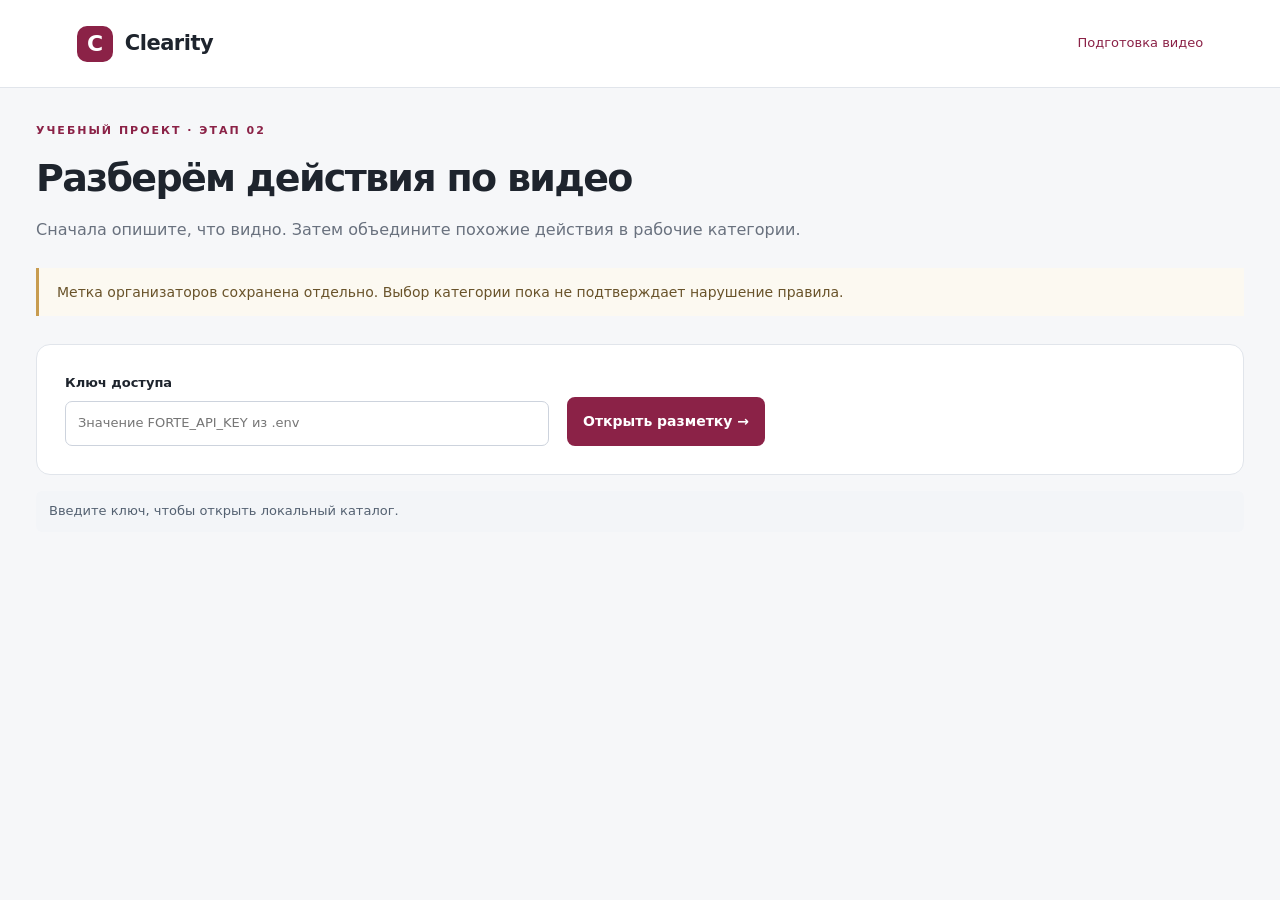
<file: static/review.html>
<!doctype html>
<html lang="ru">
<head>
  <meta charset="utf-8"><meta name="viewport" content="width=device-width, initial-scale=1">
  <title>Clearity — разбор разметки</title>
  <link rel="stylesheet" href="/static/style.css"><link rel="stylesheet" href="/static/review.css">
  <script src="/static/review.js" defer></script>
</head>
<body>
  <header class="topbar"><a href="/" class="brand"><span class="brand-mark">C</span> Clearity</a><a class="back-link" href="/">Подготовка видео</a></header>
  <main class="review-main">
    <div class="eyebrow">УЧЕБНЫЙ ПРОЕКТ · ЭТАП 02</div>
    <h1>Разберём действия по видео</h1>
    <p class="intro">Сначала опишите, что видно. Затем объедините похожие действия в рабочие категории.</p>
    <p class="notice">Метка организаторов сохранена отдельно. Выбор категории пока не подтверждает нарушение правила.</p>
    <section class="panel" id="unlock-panel">
      <form id="unlock-form" class="unlock-form">
        <div><label for="review-key">Ключ доступа</label><input type="password" id="review-key" placeholder="Значение FORTE_API_KEY из .env" autocomplete="off" required></div>
        <button type="submit">Открыть разметку →</button>
      </form>
    </section>
    <p class="status" id="review-status" role="status" aria-live="polite">Введите ключ, чтобы открыть локальный каталог.</p>
    <div id="review-workspace" hidden>
      <div class="review-summary"><span id="dataset-summary"></span><span id="review-progress"></span><button type="button" id="export-button">Скачать наблюдения JSON</button></div>
      <div class="review-grid">
        <aside class="panel records-panel">
          <label for="record-filter">Какие записи показать</label>
          <select id="record-filter"><option value="all">Все записи</option><option value="violation">С меткой нарушения</option><option value="no_violation">Без нарушения</option><option value="unfinished">Ещё не разобраны</option></select>
          <div id="record-list" class="record-list" aria-label="Список записей"></div>
        </aside>
        <section class="panel watching-panel">
          <div class="section-number">01 / ПОСМОТРЕТЬ</div><h2 id="selected-title">Выберите запись</h2>
          <p id="source-label" class="source-label"></p>
          <p id="duplicate-note" class="duplicate-note" hidden></p>
          <div class="video-box"><video id="review-video" controls playsinline preload="metadata" aria-label="Просмотр выбранного ролика"></video><p id="video-placeholder">Нажмите «Открыть видео».<br>Запись останется на этом компьютере.</p></div>
          <button id="load-video" type="button">Открыть видео</button>
          <div class="playback-tools">
            <button id="jump-context" type="button" disabled>За 3 секунды до отметки</button>
            <button id="jump-mark" type="button" disabled>К отметке</button>
            <button id="back-second" type="button" disabled>−1 сек</button><button id="forward-second" type="button" disabled>+1 сек</button>
          </div>
          <div class="playback-line"><label for="playback-speed">Скорость</label><select id="playback-speed"><option value="1">Обычная</option><option value="0.5">Медленно ×0,5</option><option value="0.25">Медленно ×0,25</option></select><span id="current-time">0.00 сек</span></div>
          <p class="hint">Смотрите несколько секунд до и после отметки. Если действие непонятно, просмотрите ролик целиком. Время в плеере приблизительное.</p>
        </section>
        <section class="panel annotation-panel">
          <div class="section-number">02 / ЗАПИСАТЬ НАБЛЮДЕНИЕ</div><h2>Что именно видно</h2>
          <form id="annotation-form">
            <label for="observation">Наблюдаемое действие</label>
            <textarea id="observation" rows="4" maxlength="3000" placeholder="Кто что делает, с каким предметом и в какой последовательности? Пишите только то, что различимо."></textarea>
            <label for="category">Рабочая категория</label><select id="category"><option value="">Пока не определена</option></select>
            <p id="category-definition" class="hint">Заготовки категорий описывают действия. Их наличие в датасете и нормативное основание ещё надо проверить.</p>
            <div class="annotation-row"><div><label for="visibility">Насколько хорошо видно</label><select id="visibility"><option value="clear">Действие различимо</option><option value="partial">Частично закрыто</option><option value="unclear">Не могу разобрать</option></select></div><div><label for="review-state">Статус просмотра</label><select id="review-state"><option value="draft">Черновик</option><option value="reviewed">Просмотрено</option><option value="needs_review">Нужно уточнить</option></select></div></div>
            <div class="annotation-row"><div><label for="event-start">Начало действия, сек</label><input type="number" id="event-start" min="0" step="0.01"><button class="small-button" type="button" id="set-start" disabled>Взять время плеера</button></div><div><label for="event-end">Конец действия, сек</label><input type="number" id="event-end" min="0" step="0.01"><button class="small-button" type="button" id="set-end" disabled>Взять время плеера</button></div></div>
            <p class="hint">Границы можно пока оставить пустыми. Они не заменяют исходную отметку организаторов.</p>
            <label for="notes">Что нужно уточнить</label><textarea id="notes" rows="2" maxlength="3000" placeholder="Например, неразличим предмет или нужно проверить основание правила."></textarea>
            <button type="submit" id="save-annotation">Сохранить наблюдение →</button>
          </form>
          <details class="new-category"><summary>Добавить свою рабочую категорию</summary><form id="category-form"><label for="new-category-name">Название действия</label><input id="new-category-name" type="text" maxlength="120" required placeholder="Короткое название наблюдаемого действия"><label for="new-category-definition">Как его отличить от других</label><textarea id="new-category-definition" rows="2" maxlength="2000" placeholder="Какие признаки должны быть видны?"></textarea><button type="submit">Добавить категорию</button></form></details>
          <p class="hint">Нормативное основание всех рабочих категорий пока не проверено. Наблюдения сохраняются отдельно от исходного Excel.</p>
        </section>
      </div>
    </div>
  </main>
</body>
</html>
</file>
<file: static/style.css>
:root{color-scheme:light;--ink:#1e242d;--muted:#69717e;--line:#e1e5eb;--accent:#8b2247;--bg:#f6f7f9}
*{box-sizing:border-box}body{margin:0;background:var(--bg);color:var(--ink);font:16px/1.6 system-ui,-apple-system,"Segoe UI",sans-serif}
.topbar{height:88px;border-bottom:1px solid var(--line);display:flex;justify-content:space-between;align-items:center;padding:0 6%;background:#fff}
.brand{display:flex;align-items:center;gap:12px;text-decoration:none;color:var(--ink);font-size:21px;font-weight:700;letter-spacing:-.5px}.brand-mark{display:grid;place-items:center;background:var(--accent);color:white;width:36px;height:36px;border-radius:10px;font-size:22px}
.local{font-size:13px;color:var(--muted);display:flex;align-items:center;gap:8px}.local>span{width:7px;height:7px;border-radius:50%;background:#378265}
main{max-width:1240px;margin:58px auto 32px;padding:0 36px}.eyebrow{font-size:11px;font-weight:750;letter-spacing:2px;color:var(--accent)}h1{font-size:clamp(30px,4vw,44px);line-height:1.15;letter-spacing:-1.7px;margin:17px 0}h2{font-size:23px;letter-spacing:-.7px;margin:9px 0 24px}.intro{color:var(--muted);max-width:740px;margin:0 0 25px}.notice{border-left:3px solid #c89c50;background:#fcf9f1;padding:13px 18px;font-size:14px;margin:0 0 28px;color:#69532a}.notice strong{font-weight:650}
.workspace{display:grid;grid-template-columns:370px 1fr;gap:22px}.panel{background:white;border:1px solid var(--line);border-radius:14px;padding:28px}.section-number{font-size:10px;letter-spacing:1.7px;color:var(--muted);font-weight:700}label:not(.file-area){display:block;font-size:13px;font-weight:650;margin-bottom:7px}input[type=password]{width:100%;border:1px solid #cdd3dd;border-radius:7px;font:inherit;font-size:13px;padding:11px 12px;min-height:44px}input:focus-visible,button:focus-visible,.file-area:focus-within{outline:3px solid #b78097;outline-offset:3px}.hint{font-size:12px;color:var(--muted);line-height:1.6;margin:9px 0 22px}.file-area{border:1px dashed #b9c1ce;border-radius:9px;min-height:152px;display:flex;flex-direction:column;align-items:center;justify-content:center;position:relative;cursor:pointer;background:#fafbfc}.file-area:hover{background:#f4f1f3;border-color:var(--accent)}.file-icon{font-size:26px;line-height:1;margin-bottom:12px;color:var(--accent)}.file-area strong{font-size:14px}.file-area>span:last-of-type{font-size:12px;color:var(--muted);margin-top:5px}.file-area input{position:absolute;inset:0;opacity:0;width:100%;height:100%;cursor:pointer}.filename{font-size:12px;color:var(--muted);overflow-wrap:anywhere;min-height:20px;margin:10px 0 20px}
button{width:100%;display:flex;justify-content:space-between;border:0;border-radius:8px;background:var(--accent);color:white;font:inherit;font-size:14px;font-weight:600;padding:13px 16px;cursor:pointer}button:hover{background:#701a38}button:disabled{background:#b5a3aa;cursor:wait}.privacy{font-size:12px;line-height:1.6;color:var(--muted);margin:20px 0 0}.status{font-size:13px;background:#f3f5f8;color:#546171;padding:10px 13px;border-radius:6px;margin:0 0 20px;overflow-wrap:anywhere}.status[data-state=error]{background:#fdf0f0;color:#9b3030}.status[data-state=done]{background:#edf6f0;color:#30684d}.empty-state{min-height:290px;display:grid;align-content:center;justify-items:center;color:#86909e;text-align:center;font-size:14px}.empty-symbol{font-size:40px;line-height:1;opacity:.5}.metadata{display:grid;grid-template-columns:repeat(3,1fr);gap:14px;margin:0 0 28px}.metric dt{font-size:11px;color:var(--muted)}.metric dd{font-size:20px;font-weight:650;letter-spacing:-.6px;margin:3px 0 0}.frames-title{font-size:13px;font-weight:650;margin-bottom:12px}.frames{display:grid;grid-template-columns:repeat(3,minmax(0,1fr));gap:10px}figure{margin:0;min-width:0}figure img{display:block;width:100%;aspect-ratio:4/3;object-fit:contain;background:#15191e;border-radius:6px}figcaption{font-size:11px;color:var(--muted);margin-top:7px}footer{display:flex;justify-content:space-between;gap:20px;color:#858d98;font-size:11px;padding-top:22px;margin-top:18px;border-top:1px solid var(--line)}[hidden]{display:none!important}
@media(max-width:850px){.workspace{grid-template-columns:1fr}main{margin-top:35px;padding:0 20px}.topbar{height:72px;padding:0 20px}.panel{padding:22px}.empty-state{min-height:180px}}
@media(max-width:480px){.local{font-size:11px}.brand{font-size:18px;gap:8px}.brand-mark{width:29px;height:29px}.metadata{grid-template-columns:1fr 1fr}.frames{grid-template-columns:1fr}.frames img{max-height:300px}footer{display:block}footer span{display:block;margin:5px 0}}
select{width:100%;font:inherit;font-size:13px;padding:10px;border:1px solid #cdd3dd;border-radius:7px;background:white;margin-bottom:5px}
.observation{border:1px solid var(--line);border-radius:9px;padding:16px;margin-bottom:18px}
.observation[data-state=possible_concern]{border-left:4px solid #c89c50;background:#fffcf6}
.observation h3{font-size:14px;margin:0 0 8px}.observation p{font-size:13px;margin:8px 0;overflow-wrap:anywhere}
.observation .frames{margin-top:12px}.window-title{font-size:12px;color:var(--muted);margin:22px 0 10px}
.filter-row{display:flex;gap:8px;align-items:center;font-size:13px;margin:18px 0}.filter-row input{width:18px;height:18px}
</file>
<file: static/review.css>
.review-main{max-width:1600px;margin-top:34px}.back-link{font-size:13px;color:var(--accent);text-decoration:none}.unlock-form{display:flex;align-items:end;gap:18px;max-width:700px}.unlock-form>div{flex:1}.unlock-form button{width:auto;min-height:44px}.review-main>.status{margin-top:16px}.review-summary{display:flex;align-items:center;gap:20px;font-size:13px;color:var(--muted);margin:24px 0 16px;flex-wrap:wrap}.review-summary button{margin-left:auto;width:auto;background:white;color:var(--accent);border:1px solid var(--line);font-size:12px;padding:8px 12px}.review-grid{display:grid;grid-template-columns:205px minmax(280px,.85fr) minmax(350px,1.15fr);gap:18px;align-items:start}.review-grid .panel{padding:22px}.records-panel{position:sticky;top:16px}select,input[type=text],input[type=number],textarea{font:inherit;font-size:13px;width:100%;border:1px solid #cdd3dd;border-radius:7px;padding:10px;background:#fff;color:var(--ink)}textarea{resize:vertical;line-height:1.6}select{min-height:42px}textarea:focus-visible,select:focus-visible,input:focus-visible{outline:3px solid #b78097;outline-offset:2px}.record-list{max-height:680px;overflow:auto;margin-top:16px;display:grid;gap:6px}.record-button{background:#f6f7f9;color:var(--ink);display:block;text-align:left;padding:10px;border:1px solid transparent;font-size:12px}.record-button:hover{background:#f0e8ed}.record-button[aria-current=true]{background:#f5eaf0;border-color:#c795aa;color:#7d2445}.record-button span{display:block}.record-subtitle{font-size:10px;font-weight:400;color:var(--muted);margin-top:2px}.source-label{font-size:13px;margin:-12px 0 14px;color:var(--muted)}.duplicate-note{font-size:12px;color:#71592d;background:#fcf7ec;padding:12px;border-radius:5px}.video-box{position:relative;background:#15191e;border-radius:8px;min-height:280px;display:grid;place-items:center;margin:15px 0}.video-box video{display:none;width:100%;max-height:520px;border-radius:8px}.video-box p{color:#bcc3cd;font-size:13px;text-align:center;padding:30px}.playback-tools{display:grid;grid-template-columns:1fr 1fr;gap:8px;margin-top:12px}.playback-tools button,.small-button{background:#f3f5f8;color:#485361;font-size:11px;padding:9px 10px;justify-content:center}.playback-tools button:hover,.small-button:hover{background:#e8eaf0}.playback-tools button:disabled,.small-button:disabled{background:#f4f5f7;color:#a1a6b0;cursor:default}.playback-line{display:flex;align-items:center;gap:10px;font-size:12px;margin-top:14px}.playback-line label{margin:0!important}.playback-line select{width:120px;font-size:11px;min-height:36px}.playback-line span{margin-left:auto;color:var(--muted)}.annotation-panel label{margin-top:13px}.annotation-panel h2{margin-bottom:14px}.annotation-row{display:grid;grid-template-columns:1fr 1fr;gap:12px}.small-button{margin-top:6px;font-weight:400}.annotation-panel .hint{margin-bottom:10px}.annotation-panel #save-annotation{margin-top:20px}.new-category{margin-top:20px;border-top:1px solid var(--line);padding-top:16px}.new-category summary{font-size:12px;color:var(--accent);cursor:pointer}.new-category button{margin-top:12px}.annotation-panel #category-definition{font-size:11px}.review-main h1{font-size:38px}.review-main .intro{max-width:none}
@media(max-width:1150px){.review-grid{grid-template-columns:180px 1fr}.annotation-panel{grid-column:2}.records-panel{grid-row:span 2}.review-main{padding:0 22px}.watching-panel .video-box video{max-height:430px}}
@media(max-width:700px){.review-grid{grid-template-columns:1fr}.annotation-panel{grid-column:auto}.records-panel{grid-row:auto;position:static}.record-list{max-height:180px;grid-template-columns:1fr 1fr}.unlock-form{display:block}.unlock-form button{width:100%;margin-top:12px}.review-main h1{font-size:30px}.review-summary{gap:10px}.review-summary button{margin-left:0}.video-box video{max-height:420px}}
</file>
